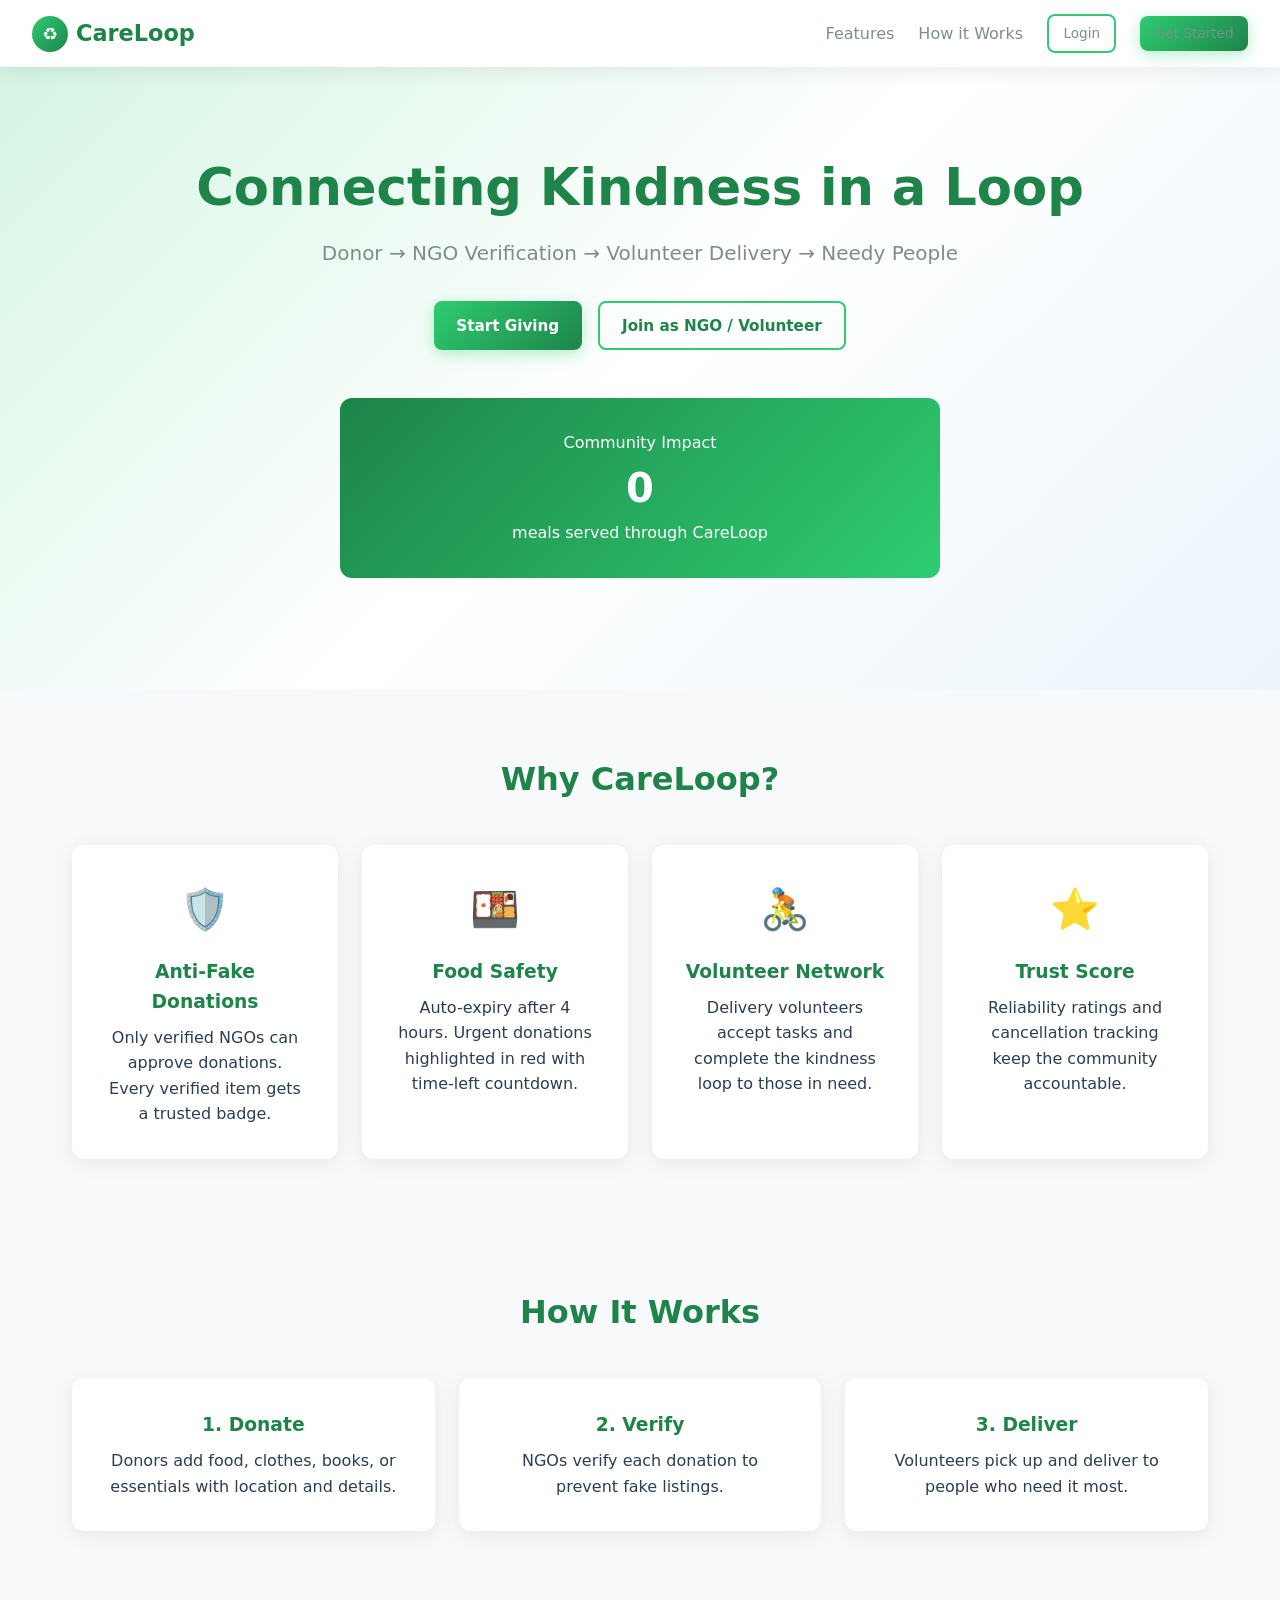
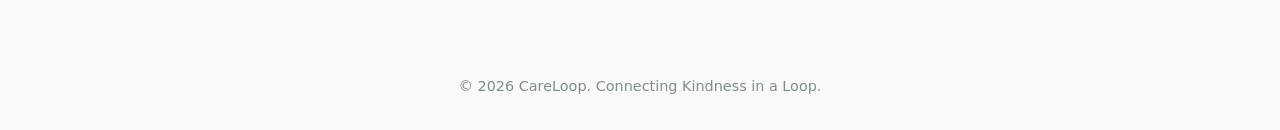
<file: frontend/index.html>
<!DOCTYPE html>
<html lang="en">
<head>
  <meta charset="UTF-8">
  <meta name="viewport" content="width=device-width, initial-scale=1.0">
  <title>CareLoop - Connecting Kindness in a Loop</title>
  <link rel="stylesheet" href="css/style.css">
</head>
<body>
  <nav class="navbar">
    <a href="index.html" class="logo">
      <span class="logo-icon">♻</span> CareLoop
    </a>
    <div class="nav-links">
      <a href="#features">Features</a>
      <a href="#how">How it Works</a>
      <a href="login.html" class="btn btn-outline btn-sm">Login</a>
      <a href="signup.html" class="btn btn-primary btn-sm">Get Started</a>
    </div>
  </nav>

  <section class="hero">
    <h1>Connecting Kindness in a Loop</h1>
    <p class="tagline">Donor → NGO Verification → Volunteer Delivery → Needy People</p>
    <div class="hero-buttons">
      <a href="signup.html" class="btn btn-primary">Start Giving</a>
      <a href="signup.html" class="btn btn-outline">Join as NGO / Volunteer</a>
    </div>
    <div class="impact-bar" style="margin-top: 3rem;">
      <p>Community Impact</p>
      <div class="number" id="impactMeals">—</div>
      <p>meals served through CareLoop</p>
    </div>
  </section>

  <section class="section" id="features">
    <h2 class="section-title">Why CareLoop?</h2>
    <div class="features-grid">
      <div class="feature-card">
        <div class="feature-icon">🛡️</div>
        <h3>Anti-Fake Donations</h3>
        <p>Only verified NGOs can approve donations. Every verified item gets a trusted badge.</p>
      </div>
      <div class="feature-card">
        <div class="feature-icon">🍱</div>
        <h3>Food Safety</h3>
        <p>Auto-expiry after 4 hours. Urgent donations highlighted in red with time-left countdown.</p>
      </div>
      <div class="feature-card">
        <div class="feature-icon">🚴</div>
        <h3>Volunteer Network</h3>
        <p>Delivery volunteers accept tasks and complete the kindness loop to those in need.</p>
      </div>
      <div class="feature-card">
        <div class="feature-icon">⭐</div>
        <h3>Trust Score</h3>
        <p>Reliability ratings and cancellation tracking keep the community accountable.</p>
      </div>
    </div>
  </section>

  <section class="section" id="how">
    <h2 class="section-title">How It Works</h2>
    <div class="features-grid">
      <div class="feature-card">
        <h3>1. Donate</h3>
        <p>Donors add food, clothes, books, or essentials with location and details.</p>
      </div>
      <div class="feature-card">
        <h3>2. Verify</h3>
        <p>NGOs verify each donation to prevent fake listings.</p>
      </div>
      <div class="feature-card">
        <h3>3. Deliver</h3>
        <p>Volunteers pick up and deliver to people who need it most.</p>
      </div>
    </div>
  </section>

  <footer class="footer">
    <p>© 2026 CareLoop. Connecting Kindness in a Loop.</p>
  </footer>

  <script src="js/api.js"></script>
  <script>
    DonationAPI.impact().then(stats => {
      document.getElementById('impactMeals').textContent = stats.mealsServed || 0;
    }).catch(() => {
      document.getElementById('impactMeals').textContent = '0';
    });
  </script>
</body>
</html>
</file>
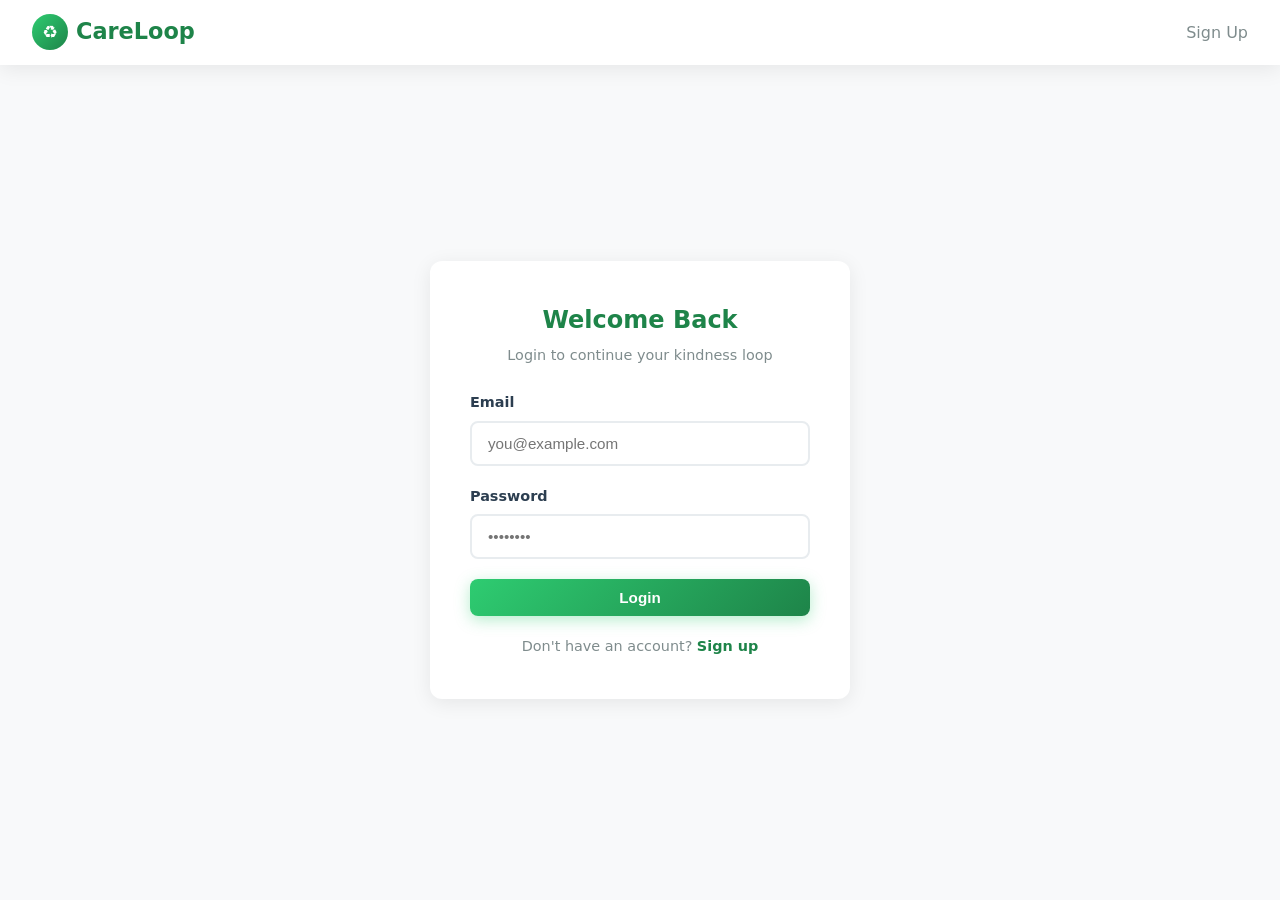
<file: frontend/donor-dashboard.html>
<!DOCTYPE html>
<html lang="en">
<head>
  <meta charset="UTF-8">
  <meta name="viewport" content="width=device-width, initial-scale=1.0">
  <title>Donor Dashboard - CareLoop</title>
  <link rel="stylesheet" href="css/style.css">
</head>
<body>
  <div id="navContainer"></div>

  <main class="dashboard">
    <div class="dashboard-header">
      <h1>Donor Dashboard</h1>
      <div class="trust-badge">
        <div class="trust-score">
          <div class="value" id="trustValue">—</div>
          <div class="label">Reliability</div>
        </div>
        <div class="trust-score">
          <div class="value" id="ratingValue">—</div>
          <div class="label">Rating</div>
        </div>
        <div class="trust-score">
          <div class="value" id="cancelValue">0</div>
          <div class="label">Cancellations</div>
        </div>
        <span id="unreliableTag" class="unreliable-tag hidden">Unreliable</span>
      </div>
    </div>

    <div class="dashboard-grid">
      <section class="panel">
        <h2>Add Donation</h2>
        <form id="donationForm">
          <div class="form-group">
            <label>Type</label>
            <select id="type" required>
              <option value="FOOD">Food</option>
              <option value="CLOTHES">Clothes</option>
              <option value="BOOKS">Books</option>
              <option value="ESSENTIALS">Essentials</option>
            </select>
          </div>
          <div class="form-group">
            <label>Quantity</label>
            <input type="number" id="quantity" min="1" required value="1">
          </div>
          <div class="form-group">
            <label>Location</label>
            <input type="text" id="location" required placeholder="Area, city">
          </div>
          <div id="foodFields" class="food-fields">
            <div class="form-group">
              <label>Prepared Time</label>
              <input type="datetime-local" id="preparedTime">
            </div>
            <div class="form-group">
              <label>Veg / Non-Veg</label>
              <select id="vegType">
                <option value="VEG">Vegetarian</option>
                <option value="NON_VEG">Non-Vegetarian</option>
              </select>
            </div>
          </div>
          <button type="submit" class="btn btn-primary btn-block">Submit Donation</button>
        </form>
      </section>

      <section class="panel">
        <h2>My Donations</h2>
        <div class="filters">
          <select id="filterType">
            <option value="">All types</option>
            <option value="FOOD">Food</option>
            <option value="CLOTHES">Clothes</option>
            <option value="BOOKS">Books</option>
            <option value="ESSENTIALS">Essentials</option>
          </select>
          <input type="text" id="filterLocation" placeholder="Filter by location">
          <button class="btn btn-outline btn-sm" id="applyFilter">Filter</button>
        </div>
        <div class="donations-list" id="donationsList"></div>
      </section>
    </div>
  </main>

  <!-- Cancel modal -->
  <div class="modal-overlay" id="cancelModal">
    <div class="modal">
      <h3>Cancel Donation</h3>
      <p style="margin-bottom:1rem;color:var(--text-muted);font-size:0.9rem;">
        Please provide a reason. Frequent cancellations affect your trust score.
      </p>
      <form id="cancelForm">
        <input type="hidden" id="cancelDonationId">
        <div class="form-group">
          <label>Reason</label>
          <textarea id="cancelReason" rows="3" required placeholder="Why are you cancelling?"></textarea>
        </div>
        <div style="display:flex;gap:0.5rem;">
          <button type="submit" class="btn btn-danger">Confirm Cancel</button>
          <button type="button" class="btn btn-outline" onclick="closeCancelModal()">Back</button>
        </div>
      </form>
    </div>
  </div>

  <script src="js/api.js"></script>
  <script src="js/notifications.js"></script>
  <script src="js/donations.js"></script>
  <script>
    const user = requireAuth('DONOR');
    if (!user) throw new Error('auth');

    document.getElementById('navContainer').innerHTML = buildDashboardNav(user);
    initNotifications();
    loadTrustScore();

    const typeSelect = document.getElementById('type');
    const foodFields = document.getElementById('foodFields');

    typeSelect.addEventListener('change', () => {
      foodFields.classList.toggle('show', typeSelect.value === 'FOOD');
    });
    foodFields.classList.add('show');

    document.getElementById('donationForm').addEventListener('submit', async (e) => {
      e.preventDefault();
      const body = {
        type: typeSelect.value,
        quantity: parseInt(document.getElementById('quantity').value),
        location: document.getElementById('location').value
      };
      if (body.type === 'FOOD') {
        const pt = document.getElementById('preparedTime').value;
        if (pt) body.preparedTime = pt;
        body.vegType = document.getElementById('vegType').value;
      }
      try {
        await DonationAPI.create(body);
        document.getElementById('donationForm').reset();
        foodFields.classList.add('show');
        loadDonations();
      } catch (err) {
        alert(err.message);
      }
    });

    document.getElementById('applyFilter').addEventListener('click', loadDonations);

    async function loadDonations() {
      const type = document.getElementById('filterType').value;
      const location = document.getElementById('filterLocation').value;
      try {
        const list = await DonationAPI.list(type, location);
        renderDonations(document.getElementById('donationsList'), list, (d) => {
          if (['PENDING', 'VERIFIED', 'ASSIGNED'].includes(d.status)) {
            return `<button class="btn btn-danger btn-sm" onclick="showCancelModal(${d.id}, loadDonations)">Cancel</button>`;
          }
          return '';
        });
      } catch (err) {
        alert(err.message);
      }
    }

    loadDonations();
    setInterval(loadDonations, 60000);
  </script>
</body>
</html>
</file>
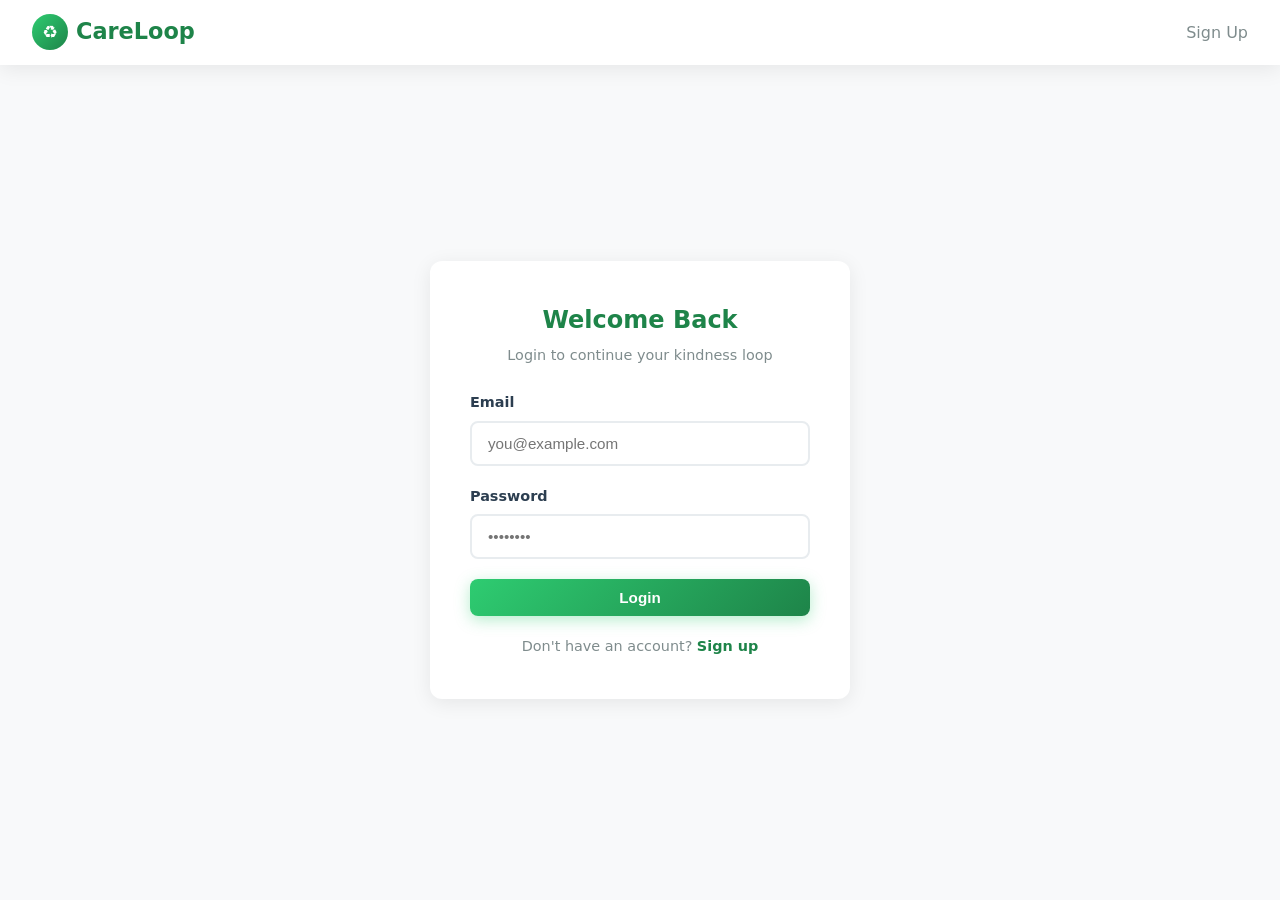
<file: frontend/login.html>
<!DOCTYPE html>
<html lang="en">
<head>
  <meta charset="UTF-8">
  <meta name="viewport" content="width=device-width, initial-scale=1.0">
  <title>Login - CareLoop</title>
  <link rel="stylesheet" href="css/style.css">
</head>
<body>
  <nav class="navbar">
    <a href="index.html" class="logo"><span class="logo-icon">♻</span> CareLoop</a>
    <div class="nav-links">
      <a href="signup.html">Sign Up</a>
    </div>
  </nav>

  <div class="auth-container">
    <div class="auth-card">
      <h2>Welcome Back</h2>
      <p class="subtitle">Login to continue your kindness loop</p>
      <div id="alertBox" class="alert alert-error hidden"></div>

      <form id="loginForm">
        <div class="form-group">
          <label for="email">Email</label>
          <input type="email" id="email" required placeholder="you@example.com">
        </div>
        <div class="form-group">
          <label for="password">Password</label>
          <input type="password" id="password" required placeholder="••••••••">
        </div>
        <button type="submit" class="btn btn-primary btn-block">Login</button>
      </form>

      <p class="auth-footer">Don't have an account? <a href="signup.html">Sign up</a></p>
    </div>
  </div>

  <script src="js/api.js"></script>
  <script>
    // Redirect if already logged in
    const user = getUser();
    if (user) redirectToDashboard(user.role);

    document.getElementById('loginForm').addEventListener('submit', async (e) => {
      e.preventDefault();
      const alertBox = document.getElementById('alertBox');
      alertBox.classList.add('hidden');

      try {
        const res = await AuthAPI.login({
          email: document.getElementById('email').value,
          password: document.getElementById('password').value
        });
        saveAuth(res);
        redirectToDashboard(res.role);
      } catch (err) {
        alertBox.textContent = err.message;
        alertBox.classList.remove('hidden');
      }
    });
  </script>
</body>
</html>
</file>
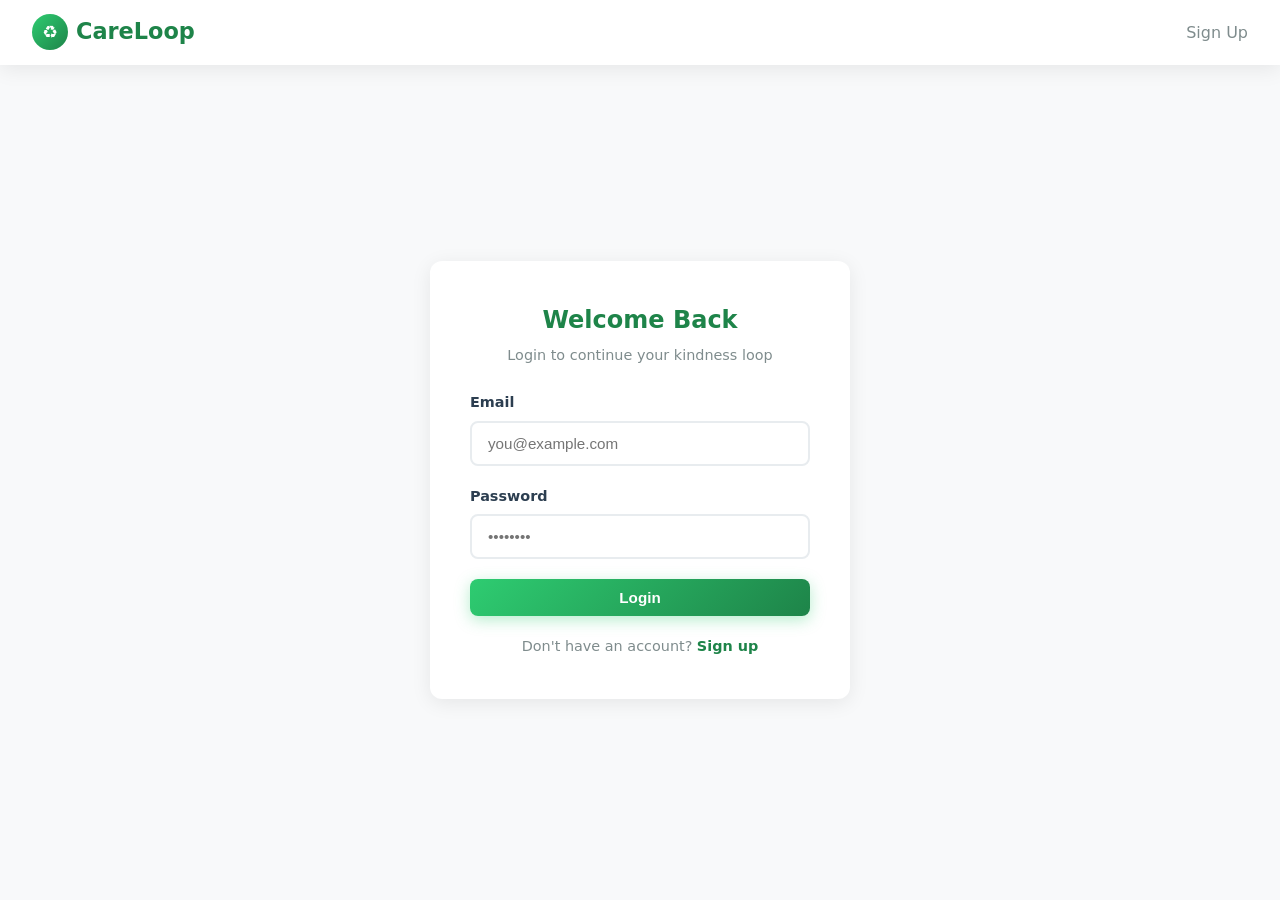
<file: frontend/ngo-dashboard.html>
<!DOCTYPE html>
<html lang="en">
<head>
  <meta charset="UTF-8">
  <meta name="viewport" content="width=device-width, initial-scale=1.0">
  <title>NGO Dashboard - CareLoop</title>
  <link rel="stylesheet" href="css/style.css">
</head>
<body>
  <div id="navContainer"></div>

  <main class="dashboard">
    <div class="dashboard-header">
      <h1>NGO Dashboard</h1>
      <div class="trust-badge">
        <div class="trust-score">
          <div class="value" id="trustValue">—</div>
          <div class="label">Reliability</div>
        </div>
        <span id="unreliableTag" class="unreliable-tag hidden">Unreliable</span>
      </div>
    </div>

    <section class="panel">
      <h2>Nearby Donations — Verify & Manage</h2>
      <p style="color:var(--text-muted);margin-bottom:1rem;font-size:0.9rem;">
        Only NGOs can verify donations. Verified items show a trusted badge to volunteers.
      </p>
      <div class="filters">
        <select id="filterType">
          <option value="">All types</option>
          <option value="FOOD">Food</option>
          <option value="CLOTHES">Clothes</option>
          <option value="BOOKS">Books</option>
          <option value="ESSENTIALS">Essentials</option>
        </select>
        <input type="text" id="filterLocation" placeholder="Filter by location">
        <button class="btn btn-outline btn-sm" id="applyFilter">Filter</button>
      </div>
      <div class="donations-list" id="donationsList"></div>
    </section>
  </main>

  <div class="modal-overlay" id="cancelModal">
    <div class="modal">
      <h3>Cancel Donation</h3>
      <form id="cancelForm">
        <input type="hidden" id="cancelDonationId">
        <div class="form-group">
          <label>Reason</label>
          <textarea id="cancelReason" rows="3" required></textarea>
        </div>
        <button type="submit" class="btn btn-danger">Confirm</button>
        <button type="button" class="btn btn-outline" onclick="closeCancelModal()">Back</button>
      </form>
    </div>
  </div>

  <script src="js/api.js"></script>
  <script src="js/notifications.js"></script>
  <script src="js/donations.js"></script>
  <script>
    const user = requireAuth('NGO');
    if (!user) throw new Error('auth');

    document.getElementById('navContainer').innerHTML = buildDashboardNav(user);
    initNotifications();
    loadTrustScore();

    document.getElementById('applyFilter').addEventListener('click', loadDonations);

    async function loadDonations() {
      const type = document.getElementById('filterType').value;
      const location = document.getElementById('filterLocation').value;
      try {
        const list = await DonationAPI.list(type, location);
        renderDonations(document.getElementById('donationsList'), list, (d) => {
          let html = '';
          if (d.status === 'PENDING') {
            html += `<button class="btn btn-primary btn-sm" onclick="verifyDonation(${d.id})">✓ Verify</button>`;
          }
          if (!['DELIVERED', 'EXPIRED', 'CANCELLED'].includes(d.status)) {
            html += `<button class="btn btn-danger btn-sm" onclick="showCancelModal(${d.id}, loadDonations)">Cancel</button>`;
          }
          return html;
        });
      } catch (err) {
        alert(err.message);
      }
    }

    async function verifyDonation(id) {
      try {
        await DonationAPI.verify(id);
        loadDonations();
      } catch (err) {
        alert(err.message);
      }
    }

    loadDonations();
    setInterval(loadDonations, 60000);
  </script>
</body>
</html>
</file>
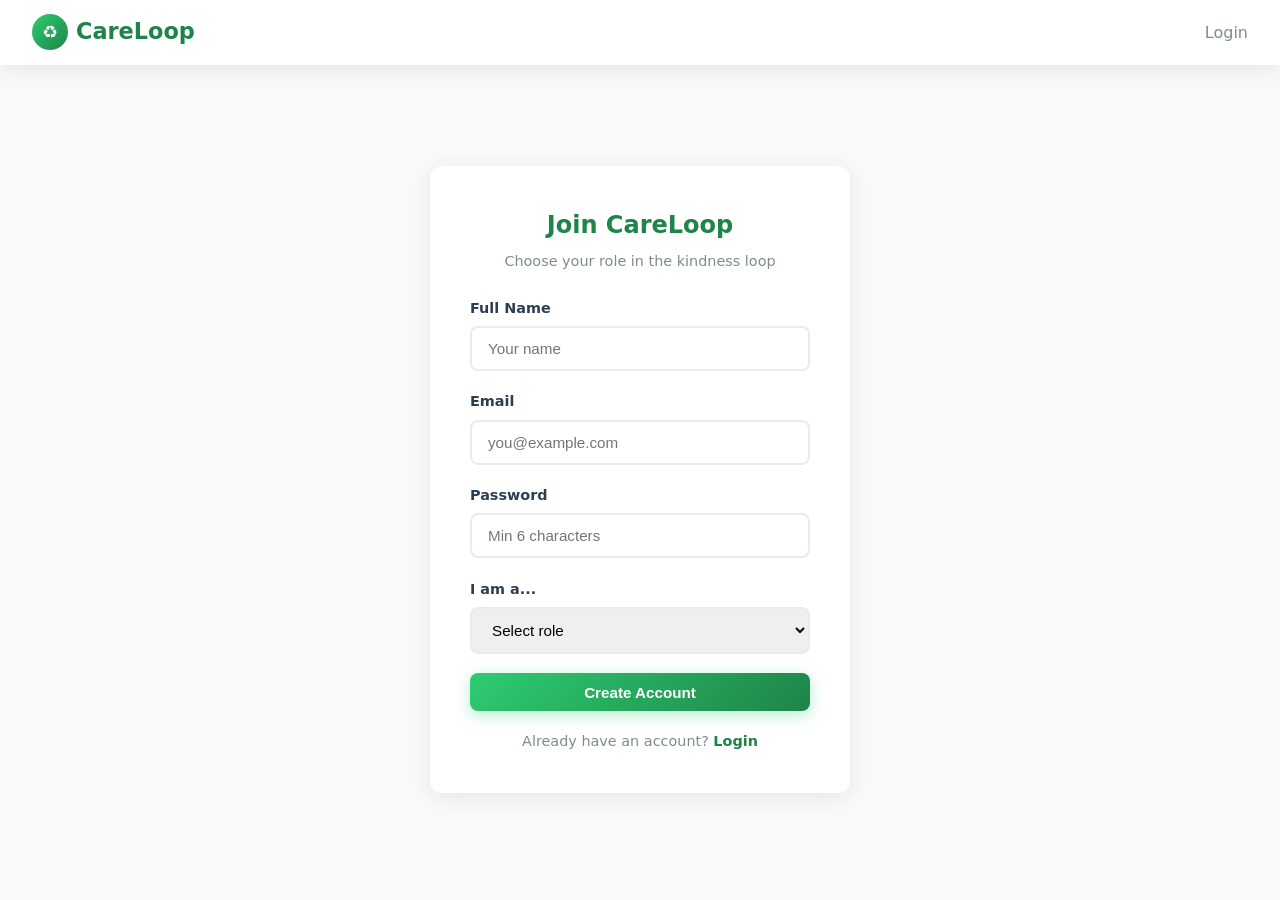
<file: frontend/signup.html>
<!DOCTYPE html>
<html lang="en">
<head>
  <meta charset="UTF-8">
  <meta name="viewport" content="width=device-width, initial-scale=1.0">
  <title>Sign Up - CareLoop</title>
  <link rel="stylesheet" href="css/style.css">
</head>
<body>
  <nav class="navbar">
    <a href="index.html" class="logo"><span class="logo-icon">♻</span> CareLoop</a>
    <div class="nav-links"><a href="login.html">Login</a></div>
  </nav>

  <div class="auth-container">
    <div class="auth-card">
      <h2>Join CareLoop</h2>
      <p class="subtitle">Choose your role in the kindness loop</p>
      <div id="alertBox" class="alert alert-error hidden"></div>

      <form id="signupForm">
        <div class="form-group">
          <label for="name">Full Name</label>
          <input type="text" id="name" required placeholder="Your name">
        </div>
        <div class="form-group">
          <label for="email">Email</label>
          <input type="email" id="email" required placeholder="you@example.com">
        </div>
        <div class="form-group">
          <label for="password">Password</label>
          <input type="password" id="password" required minlength="6" placeholder="Min 6 characters">
        </div>
        <div class="form-group">
          <label for="role">I am a...</label>
          <select id="role" required>
            <option value="">Select role</option>
            <option value="DONOR">Donor — I want to give items</option>
            <option value="NGO">NGO — I verify donations</option>
            <option value="VOLUNTEER">Volunteer — I deliver items</option>
          </select>
        </div>
        <button type="submit" class="btn btn-primary btn-block">Create Account</button>
      </form>

      <p class="auth-footer">Already have an account? <a href="login.html">Login</a></p>
    </div>
  </div>

  <script src="js/api.js"></script>
  <script>
    const user = getUser();
    if (user) redirectToDashboard(user.role);

    document.getElementById('signupForm').addEventListener('submit', async (e) => {
      e.preventDefault();
      const alertBox = document.getElementById('alertBox');
      alertBox.classList.add('hidden');

      try {
        const res = await AuthAPI.register({
          name: document.getElementById('name').value,
          email: document.getElementById('email').value,
          password: document.getElementById('password').value,
          role: document.getElementById('role').value
        });
        saveAuth(res);
        redirectToDashboard(res.role);
      } catch (err) {
        alertBox.textContent = err.message;
        alertBox.classList.remove('hidden');
      }
    });
  </script>
</body>
</html>
</file>
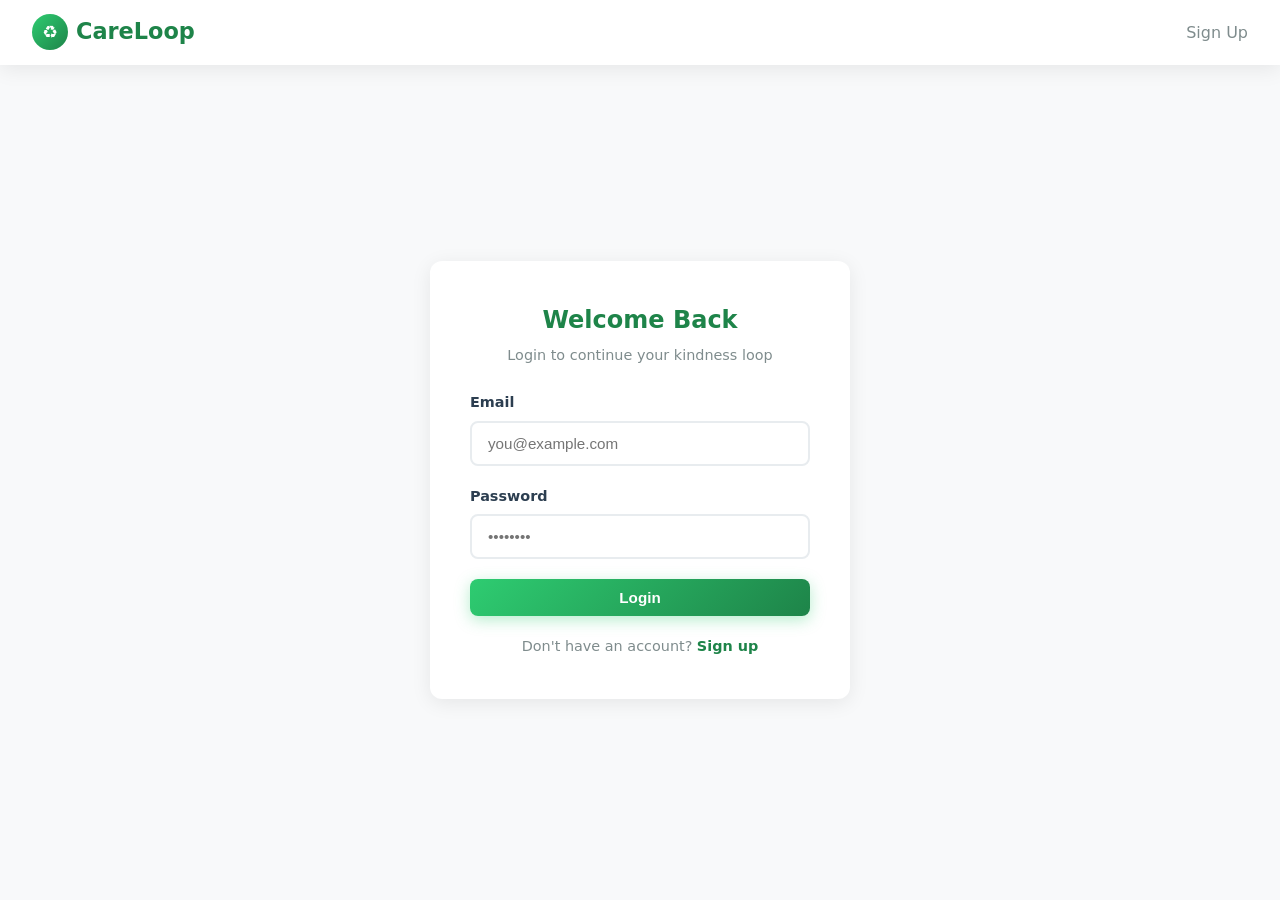
<file: frontend/volunteer-dashboard.html>
<!DOCTYPE html>
<html lang="en">
<head>
  <meta charset="UTF-8">
  <meta name="viewport" content="width=device-width, initial-scale=1.0">
  <title>Volunteer Dashboard - CareLoop</title>
  <link rel="stylesheet" href="css/style.css">
</head>
<body>
  <div id="navContainer"></div>

  <main class="dashboard">
    <div class="dashboard-header">
      <h1>Volunteer Dashboard</h1>
      <div class="trust-badge">
        <div class="trust-score">
          <div class="value" id="trustValue">—</div>
          <div class="label">Reliability</div>
        </div>
        <span id="unreliableTag" class="unreliable-tag hidden">Unreliable</span>
      </div>
    </div>

    <div class="dashboard-grid">
      <section class="panel">
        <h2>Available Deliveries</h2>
        <p style="color:var(--text-muted);margin-bottom:1rem;font-size:0.9rem;">
          Accept verified donations. Urgent food items are highlighted in red.
        </p>
        <div class="donations-list" id="availableList"></div>
      </section>

      <section class="panel">
        <h2>My Deliveries</h2>
        <div class="donations-list" id="myDeliveriesList"></div>
      </section>
    </div>
  </main>

  <div class="modal-overlay" id="cancelModal">
    <div class="modal">
      <h3>Cancel Delivery</h3>
      <form id="cancelForm">
        <input type="hidden" id="cancelDonationId">
        <div class="form-group">
          <label>Reason (required)</label>
          <textarea id="cancelReason" rows="3" required placeholder="Why are you cancelling?"></textarea>
        </div>
        <button type="submit" class="btn btn-danger">Confirm</button>
        <button type="button" class="btn btn-outline" onclick="closeCancelModal()">Back</button>
      </form>
    </div>
  </div>

  <script src="js/api.js"></script>
  <script src="js/notifications.js"></script>
  <script src="js/donations.js"></script>
  <script>
    const user = requireAuth('VOLUNTEER');
    if (!user) throw new Error('auth');

    document.getElementById('navContainer').innerHTML = buildDashboardNav(user);
    initNotifications();
    loadTrustScore();

    async function loadAvailable() {
      try {
        const list = await DonationAPI.list();
        const available = list.filter(d => d.status === 'VERIFIED');
        renderDonations(document.getElementById('availableList'), available, (d) => `
          <button class="btn btn-primary btn-sm" onclick="acceptTask(${d.id})">Accept Task</button>
        `);
      } catch (err) {
        alert(err.message);
      }
    }

    async function loadMyDeliveries() {
      try {
        const list = await DonationAPI.myDeliveries();
        renderDonations(document.getElementById('myDeliveriesList'), list, (d) => {
          let html = '';
          if (d.status === 'ASSIGNED') {
            html += `<button class="btn btn-primary btn-sm" onclick="startDelivery(${d.id})">Start Delivery</button>`;
          }
          if (d.status === 'OUT_FOR_DELIVERY') {
            html += `<button class="btn btn-primary btn-sm" onclick="markDelivered(${d.id})">Mark Delivered</button>`;
          }
          if (['ASSIGNED', 'OUT_FOR_DELIVERY'].includes(d.status)) {
            html += `<button class="btn btn-danger btn-sm" onclick="showCancelModal(${d.id}, refresh)">Cancel</button>`;
          }
          return html;
        });
      } catch (err) {
        alert(err.message);
      }
    }

    function refresh() {
      loadAvailable();
      loadMyDeliveries();
    }

    async function acceptTask(id) {
      try {
        await DonationAPI.assign(id);
        refresh();
      } catch (err) {
        alert(err.message);
      }
    }

    async function startDelivery(id) {
      try {
        await DonationAPI.outForDelivery(id);
        refresh();
      } catch (err) {
        alert(err.message);
      }
    }

    async function markDelivered(id) {
      try {
        await DonationAPI.deliver(id);
        refresh();
      } catch (err) {
        alert(err.message);
      }
    }

    refresh();
    setInterval(refresh, 60000);
  </script>
</body>
</html>
</file>
<file: frontend/css/style.css>
/* ============================================
   CareLoop - Global Styles
   Theme: Soft green (#2ECC71, #1E8449)
   ============================================ */

:root {
  --primary: #2ECC71;
  --primary-dark: #1E8449;
  --primary-light: #D5F5E3;
  --bg: #F8F9FA;
  --white: #FFFFFF;
  --text: #2C3E50;
  --text-muted: #7F8C8D;
  --border: #E8ECEF;
  --shadow: 0 4px 20px rgba(0, 0, 0, 0.08);
  --shadow-hover: 0 8px 30px rgba(46, 204, 113, 0.2);
  --radius: 12px;
  --radius-sm: 8px;
  --status-pending: #95A5A6;
  --status-verified: #3498DB;
  --status-urgent: #E74C3C;
  --status-delivered: #27AE60;
  --status-assigned: #9B59B6;
  --status-out: #F39C12;
}

* {
  margin: 0;
  padding: 0;
  box-sizing: border-box;
}

body {
  font-family: 'Segoe UI', system-ui, -apple-system, sans-serif;
  background: var(--bg);
  color: var(--text);
  line-height: 1.6;
  min-height: 100vh;
}

a {
  text-decoration: none;
  color: inherit;
}

/* ---- Navbar ---- */
.navbar {
  background: var(--white);
  box-shadow: var(--shadow);
  padding: 0.9rem 2rem;
  display: flex;
  align-items: center;
  justify-content: space-between;
  position: sticky;
  top: 0;
  z-index: 100;
}

.logo {
  display: flex;
  align-items: center;
  gap: 0.5rem;
  font-size: 1.4rem;
  font-weight: 700;
  color: var(--primary-dark);
}

.logo-icon {
  width: 36px;
  height: 36px;
  background: linear-gradient(135deg, var(--primary), var(--primary-dark));
  border-radius: 50%;
  display: flex;
  align-items: center;
  justify-content: center;
  color: white;
  font-size: 1.1rem;
}

.nav-links {
  display: flex;
  align-items: center;
  gap: 1.5rem;
}

.nav-links a {
  color: var(--text-muted);
  font-weight: 500;
  transition: color 0.2s;
}

.nav-links a:hover {
  color: var(--primary-dark);
}

/* ---- Buttons ---- */
.btn {
  display: inline-flex;
  align-items: center;
  justify-content: center;
  gap: 0.4rem;
  padding: 0.65rem 1.4rem;
  border-radius: var(--radius-sm);
  font-size: 0.95rem;
  font-weight: 600;
  border: none;
  cursor: pointer;
  transition: all 0.25s ease;
}

.btn-primary {
  background: linear-gradient(135deg, var(--primary), var(--primary-dark));
  color: white;
  box-shadow: 0 4px 15px rgba(46, 204, 113, 0.35);
}

.btn-primary:hover {
  transform: translateY(-2px);
  box-shadow: var(--shadow-hover);
}

.btn-outline {
  background: transparent;
  border: 2px solid var(--primary);
  color: var(--primary-dark);
}

.btn-outline:hover {
  background: var(--primary-light);
}

.btn-danger {
  background: #E74C3C;
  color: white;
}

.btn-sm {
  padding: 0.4rem 0.9rem;
  font-size: 0.85rem;
}

.btn-block {
  width: 100%;
}

/* ---- Hero (Landing) ---- */
.hero {
  background: linear-gradient(135deg, var(--primary-light) 0%, var(--white) 50%, #EBF5FB 100%);
  padding: 5rem 2rem;
  text-align: center;
}

.hero h1 {
  font-size: clamp(2rem, 5vw, 3.2rem);
  color: var(--primary-dark);
  margin-bottom: 0.5rem;
}

.hero .tagline {
  font-size: 1.25rem;
  color: var(--text-muted);
  margin-bottom: 2rem;
}

.hero-buttons {
  display: flex;
  gap: 1rem;
  justify-content: center;
  flex-wrap: wrap;
}

/* ---- Features section ---- */
.section {
  padding: 4rem 2rem;
  max-width: 1200px;
  margin: 0 auto;
}

.section-title {
  text-align: center;
  font-size: 2rem;
  color: var(--primary-dark);
  margin-bottom: 2.5rem;
}

.features-grid {
  display: grid;
  grid-template-columns: repeat(auto-fit, minmax(260px, 1fr));
  gap: 1.5rem;
}

.feature-card {
  background: var(--white);
  padding: 2rem;
  border-radius: var(--radius);
  box-shadow: var(--shadow);
  text-align: center;
  transition: transform 0.25s, box-shadow 0.25s;
}

.feature-card:hover {
  transform: translateY(-4px);
  box-shadow: var(--shadow-hover);
}

.feature-icon {
  font-size: 2.5rem;
  margin-bottom: 1rem;
}

.feature-card h3 {
  color: var(--primary-dark);
  margin-bottom: 0.5rem;
}

/* ---- Impact counter ---- */
.impact-bar {
  background: linear-gradient(135deg, var(--primary-dark), var(--primary));
  color: white;
  padding: 2rem;
  text-align: center;
  border-radius: var(--radius);
  margin: 2rem auto;
  max-width: 600px;
}

.impact-bar .number {
  font-size: 2.5rem;
  font-weight: 700;
}

/* ---- Auth pages ---- */
.auth-container {
  min-height: calc(100vh - 70px);
  display: flex;
  align-items: center;
  justify-content: center;
  padding: 2rem;
}

.auth-card {
  background: var(--white);
  padding: 2.5rem;
  border-radius: var(--radius);
  box-shadow: var(--shadow);
  width: 100%;
  max-width: 420px;
}

.auth-card h2 {
  text-align: center;
  color: var(--primary-dark);
  margin-bottom: 0.3rem;
}

.auth-card .subtitle {
  text-align: center;
  color: var(--text-muted);
  margin-bottom: 1.5rem;
  font-size: 0.9rem;
}

/* ---- Forms ---- */
.form-group {
  margin-bottom: 1.2rem;
}

.form-group label {
  display: block;
  font-weight: 600;
  margin-bottom: 0.4rem;
  font-size: 0.9rem;
  color: var(--text);
}

.form-group input,
.form-group select,
.form-group textarea {
  width: 100%;
  padding: 0.75rem 1rem;
  border: 2px solid var(--border);
  border-radius: var(--radius-sm);
  font-size: 0.95rem;
  transition: border-color 0.2s;
}

.form-group input:focus,
.form-group select:focus,
.form-group textarea:focus {
  outline: none;
  border-color: var(--primary);
}

.form-row {
  display: grid;
  grid-template-columns: 1fr 1fr;
  gap: 1rem;
}

.auth-footer {
  text-align: center;
  margin-top: 1.2rem;
  color: var(--text-muted);
  font-size: 0.9rem;
}

.auth-footer a {
  color: var(--primary-dark);
  font-weight: 600;
}

.alert {
  padding: 0.75rem 1rem;
  border-radius: var(--radius-sm);
  margin-bottom: 1rem;
  font-size: 0.9rem;
}

.alert-error {
  background: #FADBD8;
  color: #C0392B;
  border: 1px solid #E74C3C;
}

.alert-success {
  background: var(--primary-light);
  color: var(--primary-dark);
}

/* ---- Dashboard layout ---- */
.dashboard {
  max-width: 1200px;
  margin: 0 auto;
  padding: 2rem;
}

.dashboard-header {
  display: flex;
  flex-wrap: wrap;
  align-items: center;
  justify-content: space-between;
  gap: 1rem;
  margin-bottom: 2rem;
}

.dashboard-header h1 {
  color: var(--primary-dark);
  font-size: 1.8rem;
}

.trust-badge {
  display: flex;
  align-items: center;
  gap: 1rem;
  background: var(--white);
  padding: 0.8rem 1.2rem;
  border-radius: var(--radius);
  box-shadow: var(--shadow);
}

.trust-score {
  text-align: center;
}

.trust-score .value {
  font-size: 1.5rem;
  font-weight: 700;
  color: var(--primary-dark);
}

.trust-score .label {
  font-size: 0.75rem;
  color: var(--text-muted);
}

.unreliable-tag {
  background: #E74C3C;
  color: white;
  padding: 0.2rem 0.6rem;
  border-radius: 20px;
  font-size: 0.75rem;
  font-weight: 600;
}

.dashboard-grid {
  display: grid;
  grid-template-columns: 1fr 2fr;
  gap: 1.5rem;
}

@media (max-width: 900px) {
  .dashboard-grid {
    grid-template-columns: 1fr;
  }
}

.panel {
  background: var(--white);
  border-radius: var(--radius);
  box-shadow: var(--shadow);
  padding: 1.5rem;
}

.panel h2 {
  font-size: 1.2rem;
  color: var(--primary-dark);
  margin-bottom: 1rem;
  padding-bottom: 0.5rem;
  border-bottom: 2px solid var(--primary-light);
}

/* ---- Donation cards ---- */
.donations-list {
  display: flex;
  flex-direction: column;
  gap: 1rem;
}

.donation-card {
  background: var(--white);
  border-radius: var(--radius);
  box-shadow: var(--shadow);
  padding: 1.25rem;
  border-left: 4px solid var(--status-pending);
  transition: transform 0.2s, box-shadow 0.2s;
}

.donation-card:hover {
  transform: translateX(4px);
  box-shadow: var(--shadow-hover);
}

.donation-card.urgent {
  border-left-color: var(--status-urgent);
  background: linear-gradient(to right, #FDEDEC 0%, var(--white) 15%);
}

.donation-card.status-verified { border-left-color: var(--status-verified); }
.donation-card.status-assigned { border-left-color: var(--status-assigned); }
.donation-card.status-out_for_delivery { border-left-color: var(--status-out); }
.donation-card.status-delivered { border-left-color: var(--status-delivered); }
.donation-card.status-expired { border-left-color: var(--status-pending); opacity: 0.8; }

.card-header {
  display: flex;
  justify-content: space-between;
  align-items: flex-start;
  margin-bottom: 0.75rem;
  flex-wrap: wrap;
  gap: 0.5rem;
}

.card-type {
  font-weight: 700;
  font-size: 1.1rem;
  color: var(--primary-dark);
}

.card-badges {
  display: flex;
  gap: 0.4rem;
  flex-wrap: wrap;
}

.badge {
  padding: 0.25rem 0.65rem;
  border-radius: 20px;
  font-size: 0.75rem;
  font-weight: 600;
  text-transform: uppercase;
}

.badge-pending { background: #ECF0F1; color: var(--status-pending); }
.badge-verified { background: #D6EAF8; color: var(--status-verified); }
.badge-assigned { background: #E8DAEF; color: var(--status-assigned); }
.badge-out_for_delivery { background: #FDEBD0; color: var(--status-out); }
.badge-delivered { background: var(--primary-light); color: var(--status-delivered); }
.badge-expired { background: #F2F3F4; color: #7F8C8D; }
.badge-cancelled { background: #FADBD8; color: #C0392B; }
.badge-urgent { background: #FADBD8; color: var(--status-urgent); animation: pulse 1.5s infinite; }
.badge-verified-check { background: var(--primary-light); color: var(--primary-dark); }

@keyframes pulse {
  0%, 100% { opacity: 1; }
  50% { opacity: 0.7; }
}

.card-meta {
  display: grid;
  grid-template-columns: repeat(auto-fit, minmax(140px, 1fr));
  gap: 0.5rem;
  font-size: 0.9rem;
  color: var(--text-muted);
  margin-bottom: 0.75rem;
}

.card-meta strong {
  color: var(--text);
}

.card-actions {
  display: flex;
  gap: 0.5rem;
  flex-wrap: wrap;
  margin-top: 0.75rem;
  padding-top: 0.75rem;
  border-top: 1px solid var(--border);
}

/* ---- Notifications ---- */
.notif-wrapper {
  position: relative;
}

.notif-bell {
  background: none;
  border: none;
  font-size: 1.4rem;
  cursor: pointer;
  position: relative;
  padding: 0.3rem;
}

.notif-count {
  position: absolute;
  top: -2px;
  right: -2px;
  background: var(--status-urgent);
  color: white;
  font-size: 0.65rem;
  font-weight: 700;
  width: 18px;
  height: 18px;
  border-radius: 50%;
  display: flex;
  align-items: center;
  justify-content: center;
}

.notif-dropdown {
  display: none;
  position: absolute;
  right: 0;
  top: 100%;
  margin-top: 0.5rem;
  width: 320px;
  max-height: 400px;
  overflow-y: auto;
  background: var(--white);
  border-radius: var(--radius);
  box-shadow: var(--shadow);
  z-index: 200;
}

.notif-dropdown.show {
  display: block;
}

.notif-item {
  padding: 0.9rem 1rem;
  border-bottom: 1px solid var(--border);
  font-size: 0.85rem;
}

.notif-item.unread {
  background: var(--primary-light);
}

.notif-item .time {
  font-size: 0.75rem;
  color: var(--text-muted);
  margin-top: 0.25rem;
}

.notif-empty {
  padding: 2rem;
  text-align: center;
  color: var(--text-muted);
}

/* ---- Filters ---- */
.filters {
  display: flex;
  gap: 0.75rem;
  flex-wrap: wrap;
  margin-bottom: 1rem;
}

.filters select,
.filters input {
  padding: 0.5rem 0.75rem;
  border: 2px solid var(--border);
  border-radius: var(--radius-sm);
}

/* ---- Modal ---- */
.modal-overlay {
  display: none;
  position: fixed;
  inset: 0;
  background: rgba(0,0,0,0.5);
  z-index: 300;
  align-items: center;
  justify-content: center;
  padding: 1rem;
}

.modal-overlay.show {
  display: flex;
}

.modal {
  background: var(--white);
  padding: 1.5rem;
  border-radius: var(--radius);
  max-width: 400px;
  width: 100%;
}

.modal h3 {
  margin-bottom: 1rem;
  color: var(--primary-dark);
}

/* ---- Footer ---- */
.footer {
  text-align: center;
  padding: 2rem;
  color: var(--text-muted);
  font-size: 0.9rem;
  margin-top: 3rem;
}

.empty-state {
  text-align: center;
  padding: 3rem;
  color: var(--text-muted);
}

.empty-state .icon {
  font-size: 3rem;
  margin-bottom: 0.5rem;
}

.food-fields {
  display: none;
}

.food-fields.show {
  display: block;
}

.hidden { display: none !important; }

.text-urgent {
  color: var(--status-urgent);
  font-weight: 700;
}
</file>
